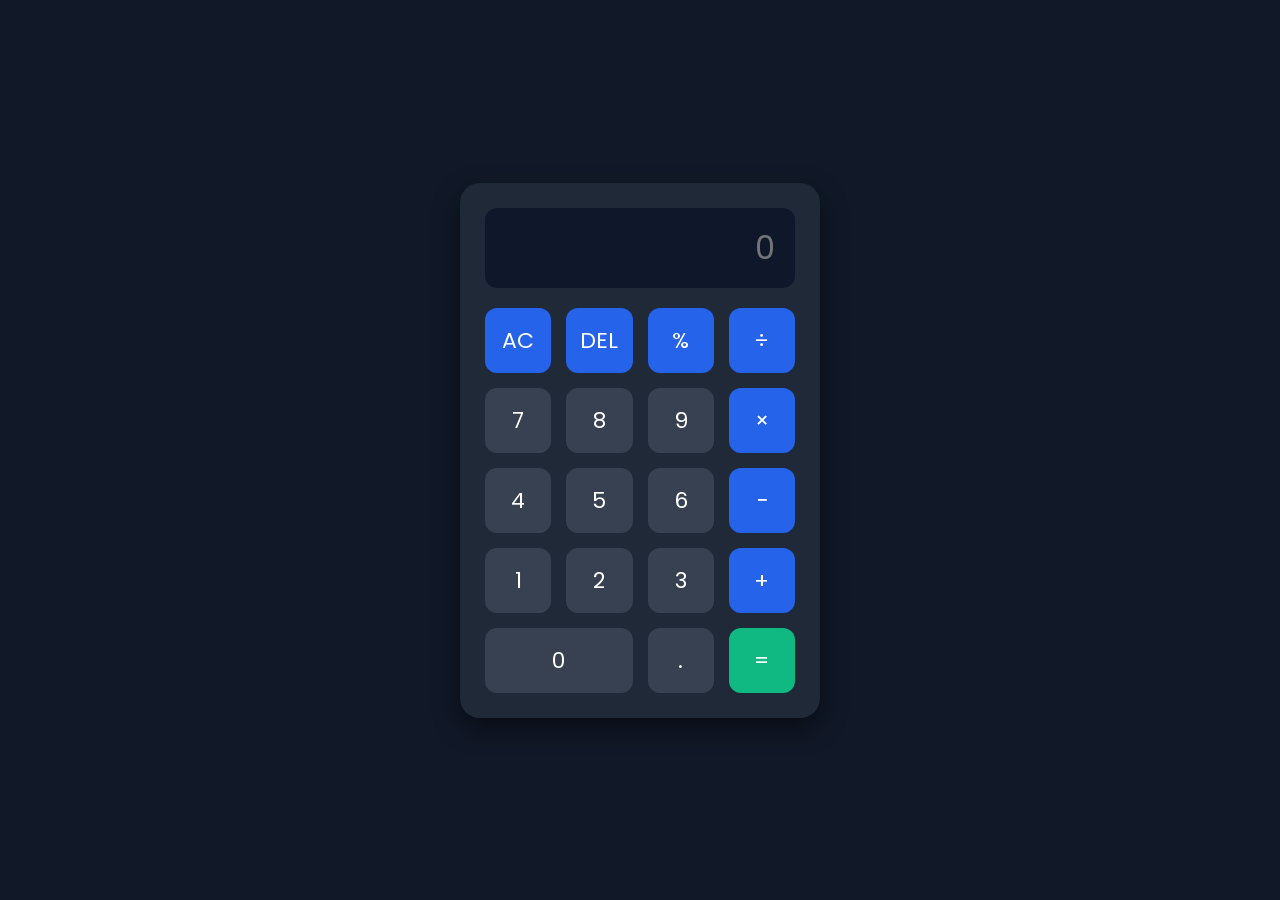
<file: Calculator/index.html>
<!DOCTYPE html>
<html lang="en">
<head>
    <meta charset="UTF-8">
    <meta name="viewport" content="width=device-width, initial-scale=1.0">
    <title>Modern Calculator</title>

    <link rel="stylesheet" href="style.css">

    <!-- Google Font -->
    <link href="https://fonts.googleapis.com/css2?family=Poppins:wght@300;400;500;600&display=swap" rel="stylesheet">
</head>

<body>

<div class="container">

    <div class="calculator">

        <!-- Display -->
        <input type="text" id="display" placeholder="0" readonly>

        <!-- Buttons -->
        <div class="buttons">

            <button class="operator" onclick="clearDisplay()">AC</button>
            <button class="operator" onclick="deleteLast()">DEL</button>
            <button class="operator" onclick="appendValue('%')">%</button>
            <button class="operator" onclick="appendValue('/')">÷</button>

            <button onclick="appendValue('7')">7</button>
            <button onclick="appendValue('8')">8</button>
            <button onclick="appendValue('9')">9</button>
            <button class="operator" onclick="appendValue('*')">×</button>

            <button onclick="appendValue('4')">4</button>
            <button onclick="appendValue('5')">5</button>
            <button onclick="appendValue('6')">6</button>
            <button class="operator" onclick="appendValue('-')">−</button>

            <button onclick="appendValue('1')">1</button>
            <button onclick="appendValue('2')">2</button>
            <button onclick="appendValue('3')">3</button>
            <button class="operator" onclick="appendValue('+')">+</button>

            <button class="zero" onclick="appendValue('0')">0</button>
            <button onclick="appendValue('.')">.</button>
            <button class="equal" onclick="calculate()">=</button>

        </div>

    </div>

</div>

<script src="script.js"></script>

</body>
</html>
</file>
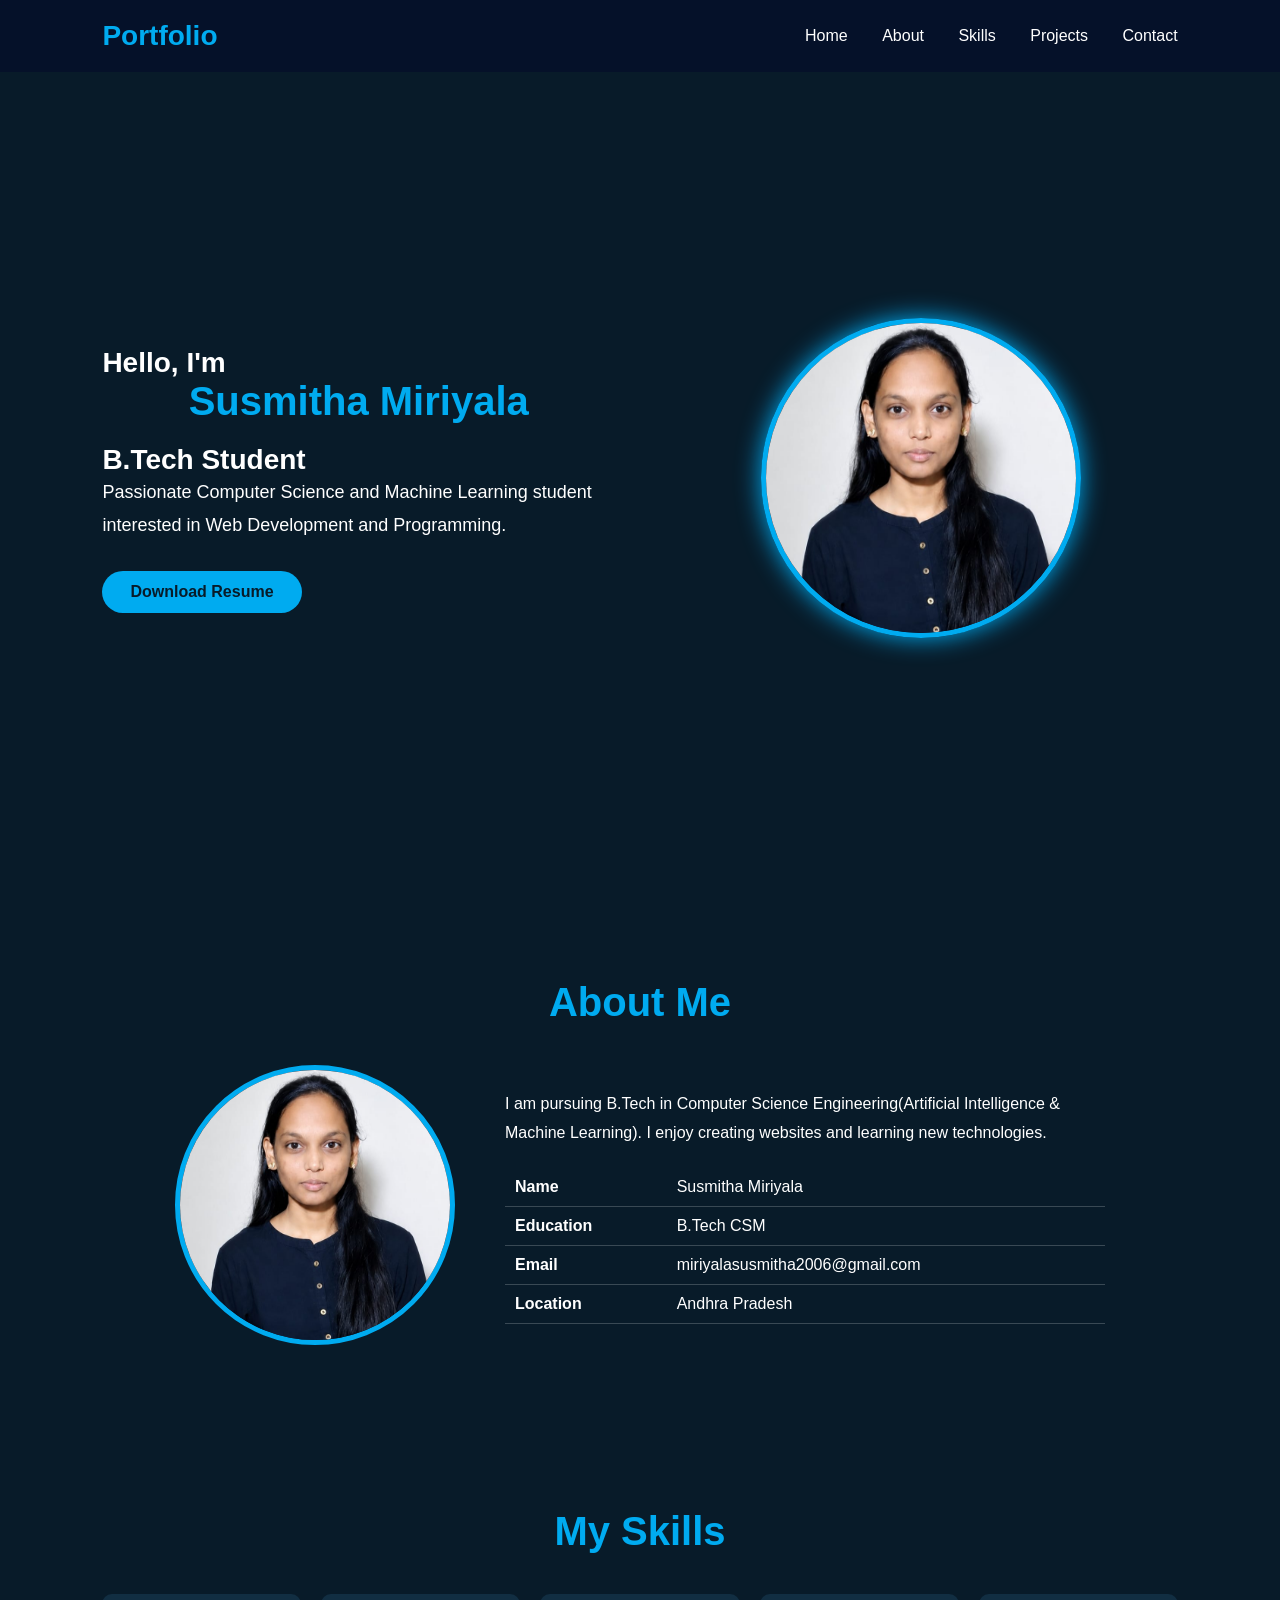
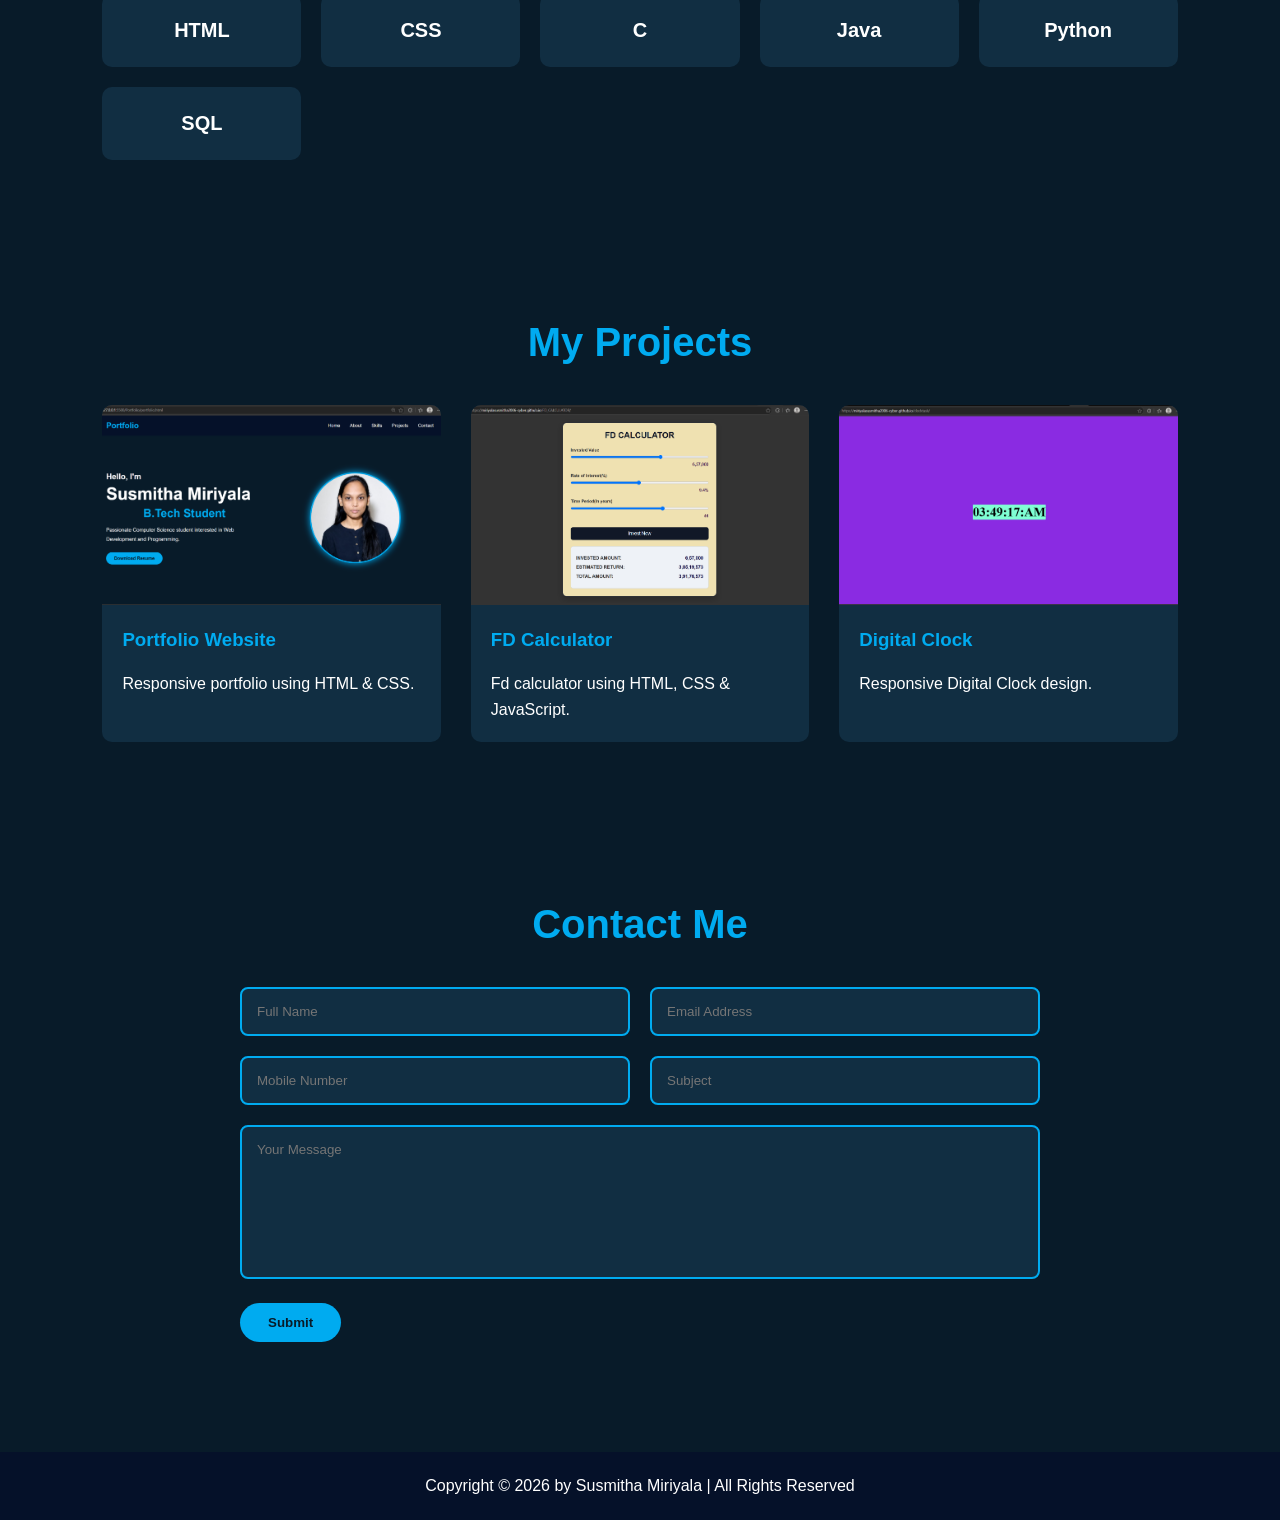
<file: Portfolio/index.html>
<!DOCTYPE html>
<html lang="en">
<head>
    <meta charset="UTF-8">
    <meta name="viewport" content="width=device-width, initial-scale=1.0">
    <title>Student Portfolio</title>
    <link rel="stylesheet" href="style.css">
</head>
<body>
<header>
    <div class="logo">Portfolio</div>
    <nav>
        <a href="#home">Home</a>
        <a href="#about">About</a>
        <a href="#skills">Skills</a>
        <a href="#projects">Projects</a>
        <a href="#contact">Contact</a>
    </nav>
</header>
<section id="home" class="home">
    <div class="home-text">
        <h3>Hello, I'm</h3>
        <h2>Susmitha Miriyala</h2>
        <h3>B.Tech Student</h3>
        <p>
            Passionate Computer Science and Machine Learning student interested in
            Web Development and Programming.
        </p>
        <a href="resume.pdf" class="btn" download>Download Resume</a>
    </div>
    <div class="home-image">
        <img src="profile.jpeg" alt="Student Photo">
    </div>
</section>
<section id="about">
    <h2>About Me</h2>
    <div class="about-container">
        <div class="about-image">
            <img src="profile.jpeg" alt="About">
        </div>
        <div class="about-text">
            <p>
                I am pursuing B.Tech in Computer Science Engineering(Artificial Intelligence & Machine Learning).
                I enjoy creating websites and learning new technologies.
            </p>
            <table>
                <tr>
                    <td><strong>Name</strong></td>
                    <td>Susmitha Miriyala</td>
                </tr>
                <tr>
                    <td><strong>Education</strong></td>
                    <td>B.Tech CSM</td>
                </tr>
                <tr>
                    <td><strong>Email</strong></td>
                    <td>miriyalasusmitha2006@gmail.com</td>
                </tr>
                <tr>
                    <td><strong>Location</strong></td>
                    <td>Andhra Pradesh</td>
                </tr>
            </table>
        </div>
    </div>
</section>
<section id="skills">
    <h2>My Skills</h2>
    <div class="skills-container">
        <div class="skill-card">HTML</div>
        <div class="skill-card">CSS</div>
        <div class="skill-card">C</div>
        <div class="skill-card">Java</div>
        <div class="skill-card">Python</div>
        <div class="skill-card">SQL</div>
    </div>
</section>
<section id="projects">
    <h2>My Projects</h2>
    <div class="project-container">
        <div class="project-card">
            <img src="portfolio.png" alt="">
            <h3>Portfolio Website</h3>
            <p>Responsive portfolio using HTML & CSS.</p>
        </div>
        <div class="project-card">
            <img src="FD_calculator.png" alt="">
            <h3>FD Calculator</h3>
            <p>Fd calculator using HTML, CSS & JavaScript.</p>
        </div>
        <div class="project-card">
            <img src="Digital_clock.png" alt="">
            <h3>Digital Clock</h3>
            <p>Responsive Digital Clock design.</p>
        </div>
    </div>
</section>
<section id="contact">
    <h2>Contact Me</h2>
    <form>
        <div class="row">
            <input type="text" placeholder="Full Name" required>
            <input type="email" placeholder="Email Address" required>
        </div>
        <div class="row">
            <input type="text" placeholder="Mobile Number">
            <input type="text" placeholder="Subject">
        </div>
        <textarea rows="8" placeholder="Your Message"></textarea>
        <button type="submit" class="btn">
            Submit
        </button>
    </form>
</section>
<footer>
    <p>
        Copyright © 2026 by Susmitha Miriyala |
        All Rights Reserved
    </p>
</footer>
</body>
</html>
</file>
<file: Calculator/style.css>
/* Google Font */
@import url('https://fonts.googleapis.com/css2?family=Poppins:wght@300;400;500;600&display=swap');

*{
    margin:0;
    padding:0;
    box-sizing:border-box;
    font-family:'Poppins',sans-serif;
}

body{
    display:flex;
    justify-content:center;
    align-items:center;
    min-height:100vh;
    background:#111827;
}

.container{
    display:flex;
    justify-content:center;
    align-items:center;
}

.calculator{
    background:#1f2937;
    padding:25px;
    border-radius:20px;
    box-shadow:0 10px 25px rgba(0,0,0,0.5);
    width:360px;
}

#display{
    width:100%;
    height:80px;
    border:none;
    outline:none;
    border-radius:12px;
    background:#0f172a;
    color:#fff;
    text-align:right;
    padding:20px;
    font-size:32px;
    margin-bottom:20px;
}

.buttons{
    display:grid;
    grid-template-columns:repeat(4,1fr);
    gap:15px;
}

button{
    height:65px;
    border:none;
    border-radius:12px;
    background:#374151;
    color:white;
    font-size:22px;
    cursor:pointer;
    transition:0.3s;
}

button:hover{
    background:#4b5563;
    transform:scale(1.05);
}

.operator{
    background:#2563eb;
}

.operator:hover{
    background:#1d4ed8;
}

.equal{
    background:#10b981;
}

.equal:hover{
    background:#059669;
}

.zero{
    grid-column:span 2;
}

@media(max-width:450px){

.calculator{
    width:95%;
    padding:20px;
}

button{
    height:60px;
    font-size:20px;
}

#display{
    font-size:28px;
    height:70px;
}

}
</file>
<file: Portfolio/style.css>
*{
    margin:0;
    padding:0;
    box-sizing:border-box;
    font-family:Arial, Helvetica, sans-serif;
    scroll-behavior:smooth;
}
body{
    background:#081b29;
    color:#fff;
}
header{
    position:fixed;
    top:0;
    left:0;
    width:100%;
    background:#051129;
    display:flex;
    justify-content:space-between;
    align-items:center;
    padding:20px 8%;
    z-index:1000;
}
.logo{
    font-size:28px;
    font-weight:bold;
    color:#00abf0;
}
nav a{
    color:#fff;
    text-decoration:none;
    margin-left:30px;
    font-size:16px;
    transition:.3s;
}
nav a:hover{
    color:#00abf0;
}
.home{
    display:flex;
    justify-content:space-between;
    align-items:center;
    min-height:100vh;
    padding:120px 8% 60px;
    gap:50px;
}
.home-text{
    flex:1;
}
.home-text h3{
    font-size:28px;
}
.home-text h1{
    font-size:60px;
    margin:10px 0;
}
.home-text h2{
    color:#00abf0;
    margin-bottom:20px;
}
.home-text p{
    font-size:18px;
    line-height:1.8;
    margin-bottom:30px;
}
.home-image{
    flex:1;
    text-align:center;
}
.home-image img{
    width:320px;
    height:320px;
    border-radius:50%;
    object-fit:cover;
    border:5px solid #00abf0;
    box-shadow:0 0 25px #00abf0;
}
.btn{
    display:inline-block;
    background:#00abf0;
    color:#081b29;
    padding:12px 28px;
    border-radius:30px;
    text-decoration:none;
    font-weight:bold;
    border:none;
    cursor:pointer;
    transition:.3s;
}
.btn:hover{
    transform:translateY(-5px);
    box-shadow:0 0 20px #00abf0;
}
section{
    padding:80px 8%;
}
section h2{
    text-align:center;
    font-size:40px;
    color:#00abf0;
    margin-bottom:40px;
}
.about-container{
    display:flex;
    justify-content:center;
    align-items:center;
    gap:50px;
    flex-wrap:wrap;
}
.about-image img{
    width:280px;
    height:280px;
    border-radius:50%;
    border:5px solid #00abf0;
    object-fit:cover;
}
.about-text{
    max-width:600px;
}
.about-text p{
    line-height:1.8;
    margin-bottom:20px;
}
table{
    width:100%;
    border-collapse:collapse;
}
table td{
    padding:10px;
    border-bottom:1px solid rgba(255,255,255,.2);
}
.skills-container{
    display:grid;
    grid-template-columns:repeat(auto-fit,minmax(180px,1fr));
    gap:20px;
}
.skill-card{
    background:#112e42;
    padding:25px;
    text-align:center;
    border-radius:10px;
    transition:.3s;
    font-size:20px;
    font-weight:bold;
}
.skill-card:hover{
    background:#00abf0;
    color:#081b29;
    transform:translateY(-8px);
}
.project-container{
    display:grid;
    grid-template-columns:repeat(auto-fit,minmax(280px,1fr));
    gap:30px;
}
.project-card{
    background:#112e42;
    border-radius:10px;
    overflow:hidden;
    transition:.3s;
}
.project-card:hover{
    transform:translateY(-10px);
    box-shadow:0 0 20px rgba(0,171,240,.5);
}
.project-card img{
    width:100%;
    height:200px;
    object-fit:cover;
}
.project-card h3{
    color:#00abf0;
    margin:20px;
}
.project-card p{
    margin:0 20px 20px;
    line-height:1.6;
}
form{
    max-width:800px;
    margin:auto;
}
.row{
    display:flex;
    gap:20px;
    margin-bottom:20px;
}
.row input{
    width:100%;
}
form input,
form textarea{
    width:100%;
    padding:15px;
    background:#112e42;
    border:2px solid #00abf0;
    border-radius:8px;
    color:#fff;
    outline:none;
}
form textarea{
    resize:none;
    margin-bottom:20px;
}
footer{
    background:#051129;
    text-align:center;
    padding:25px;
    font-size:16px;
    margin-top:30px;
}
@media(max-width:768px){
    header{
        flex-direction:column;
        gap:15px;
    }
    nav{
        display:flex;
        flex-wrap:wrap;
        justify-content:center;
    }
    nav a{
        margin:8px 12px;
    }
    .home{
        flex-direction:column-reverse;
        text-align:center;
    }
    .home-text h1{
        font-size:42px;
    }
    .home-image img{
        width:250px;
        height:250px;
    }
    .row{
        flex-direction:column;
    }
    .about-container{
        flex-direction:column;
        text-align:center;
    }
}
</file>
